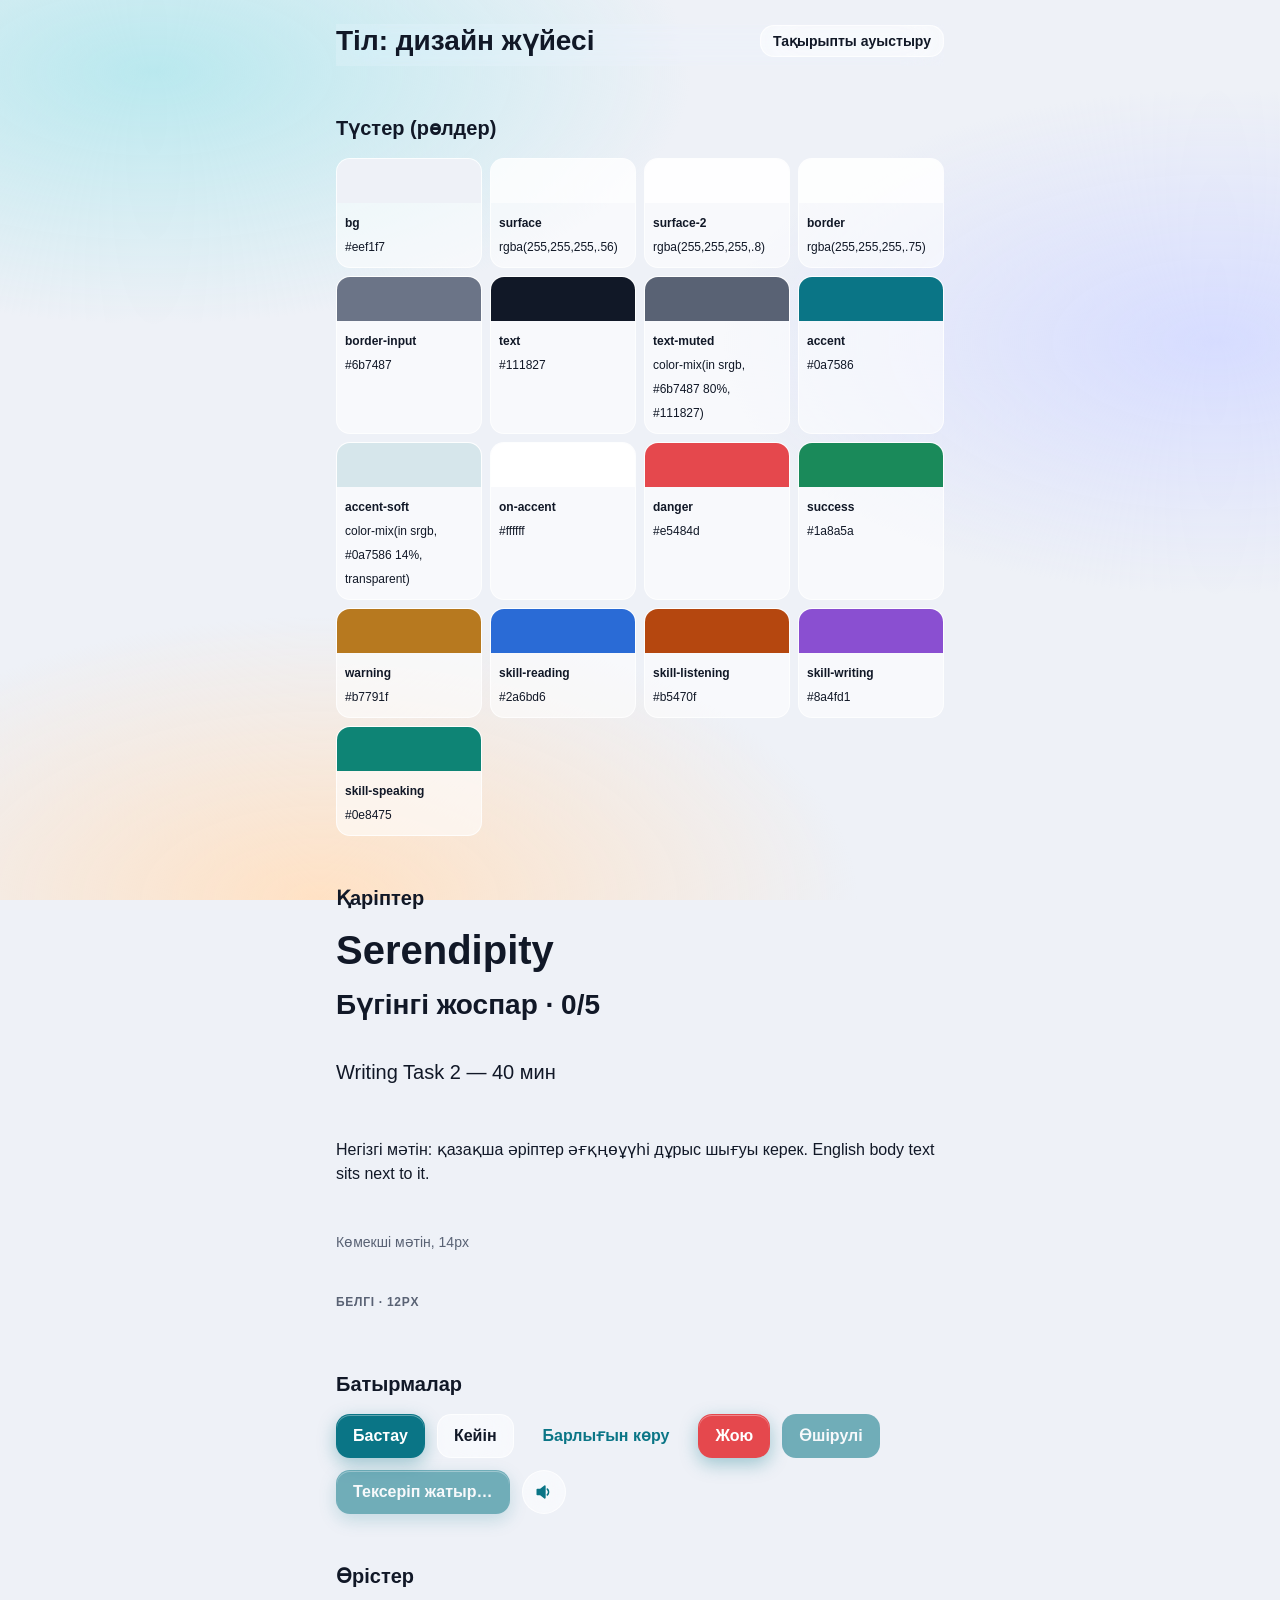
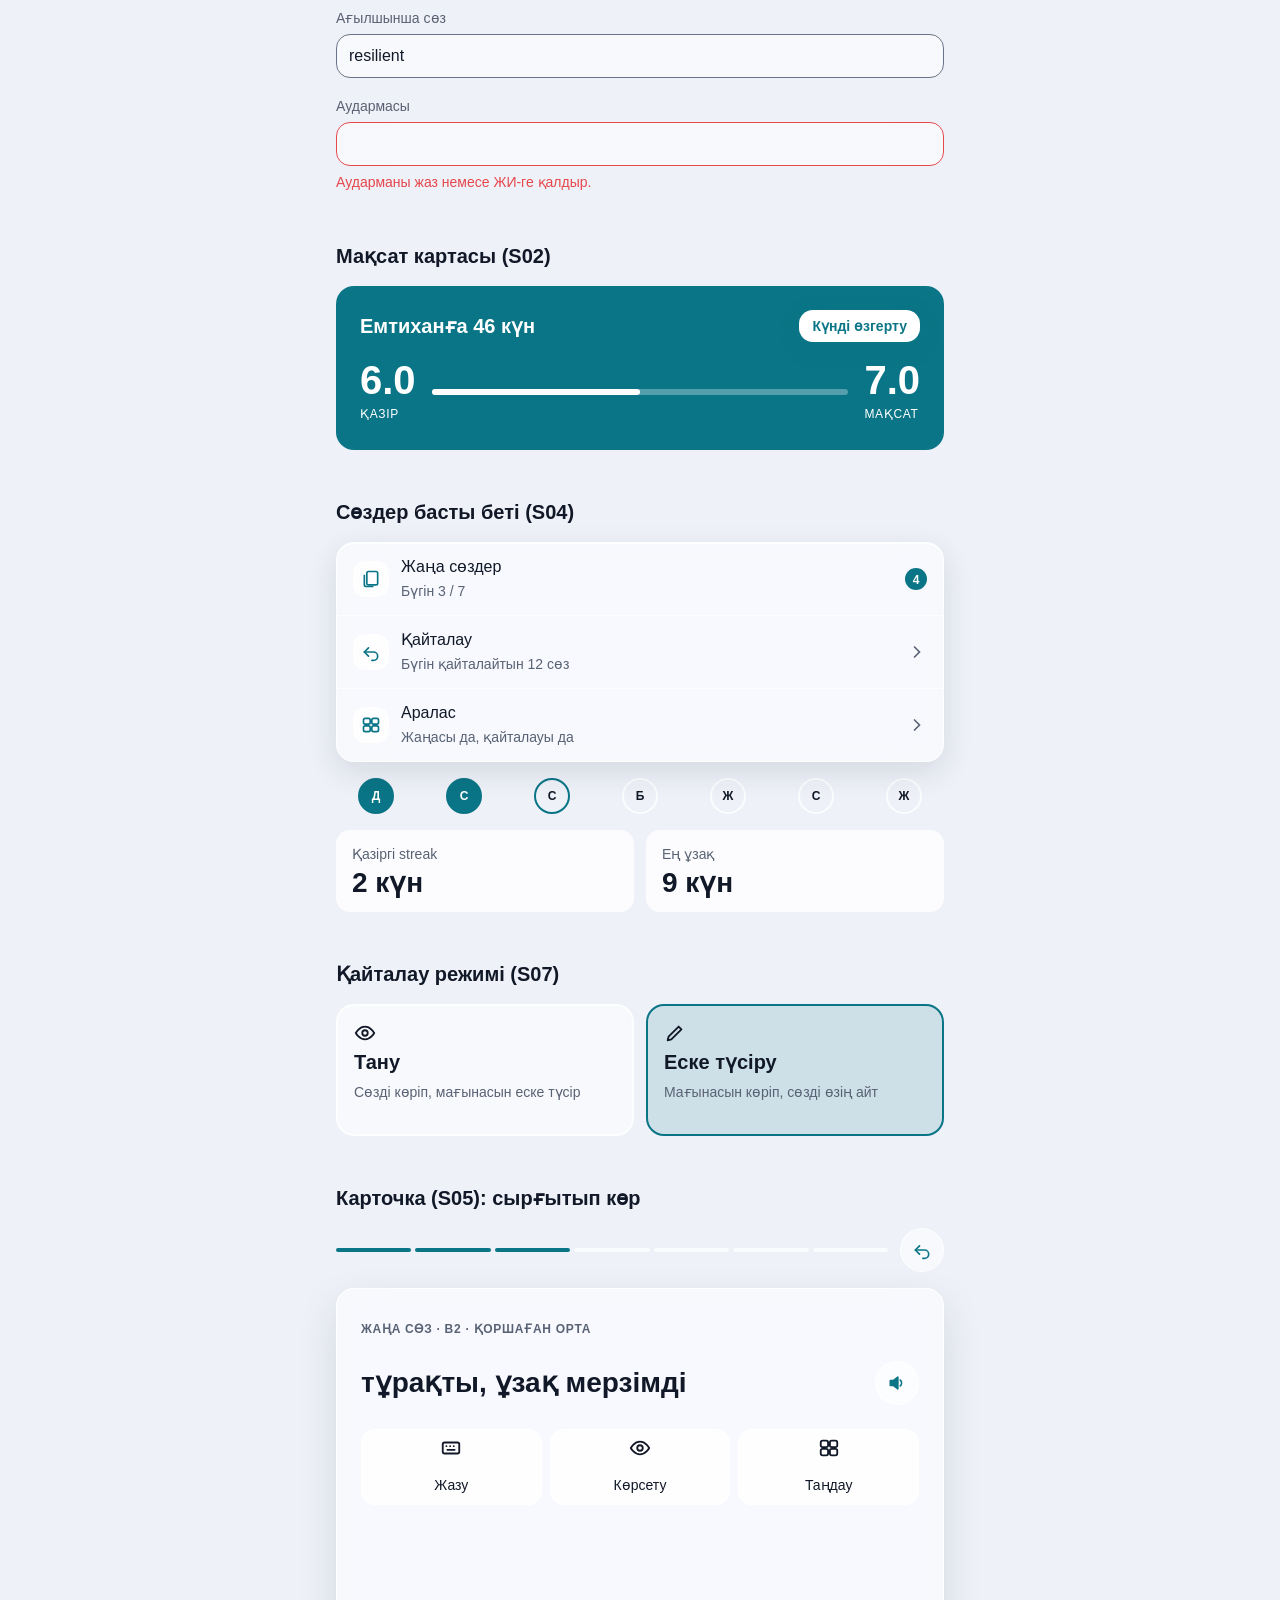
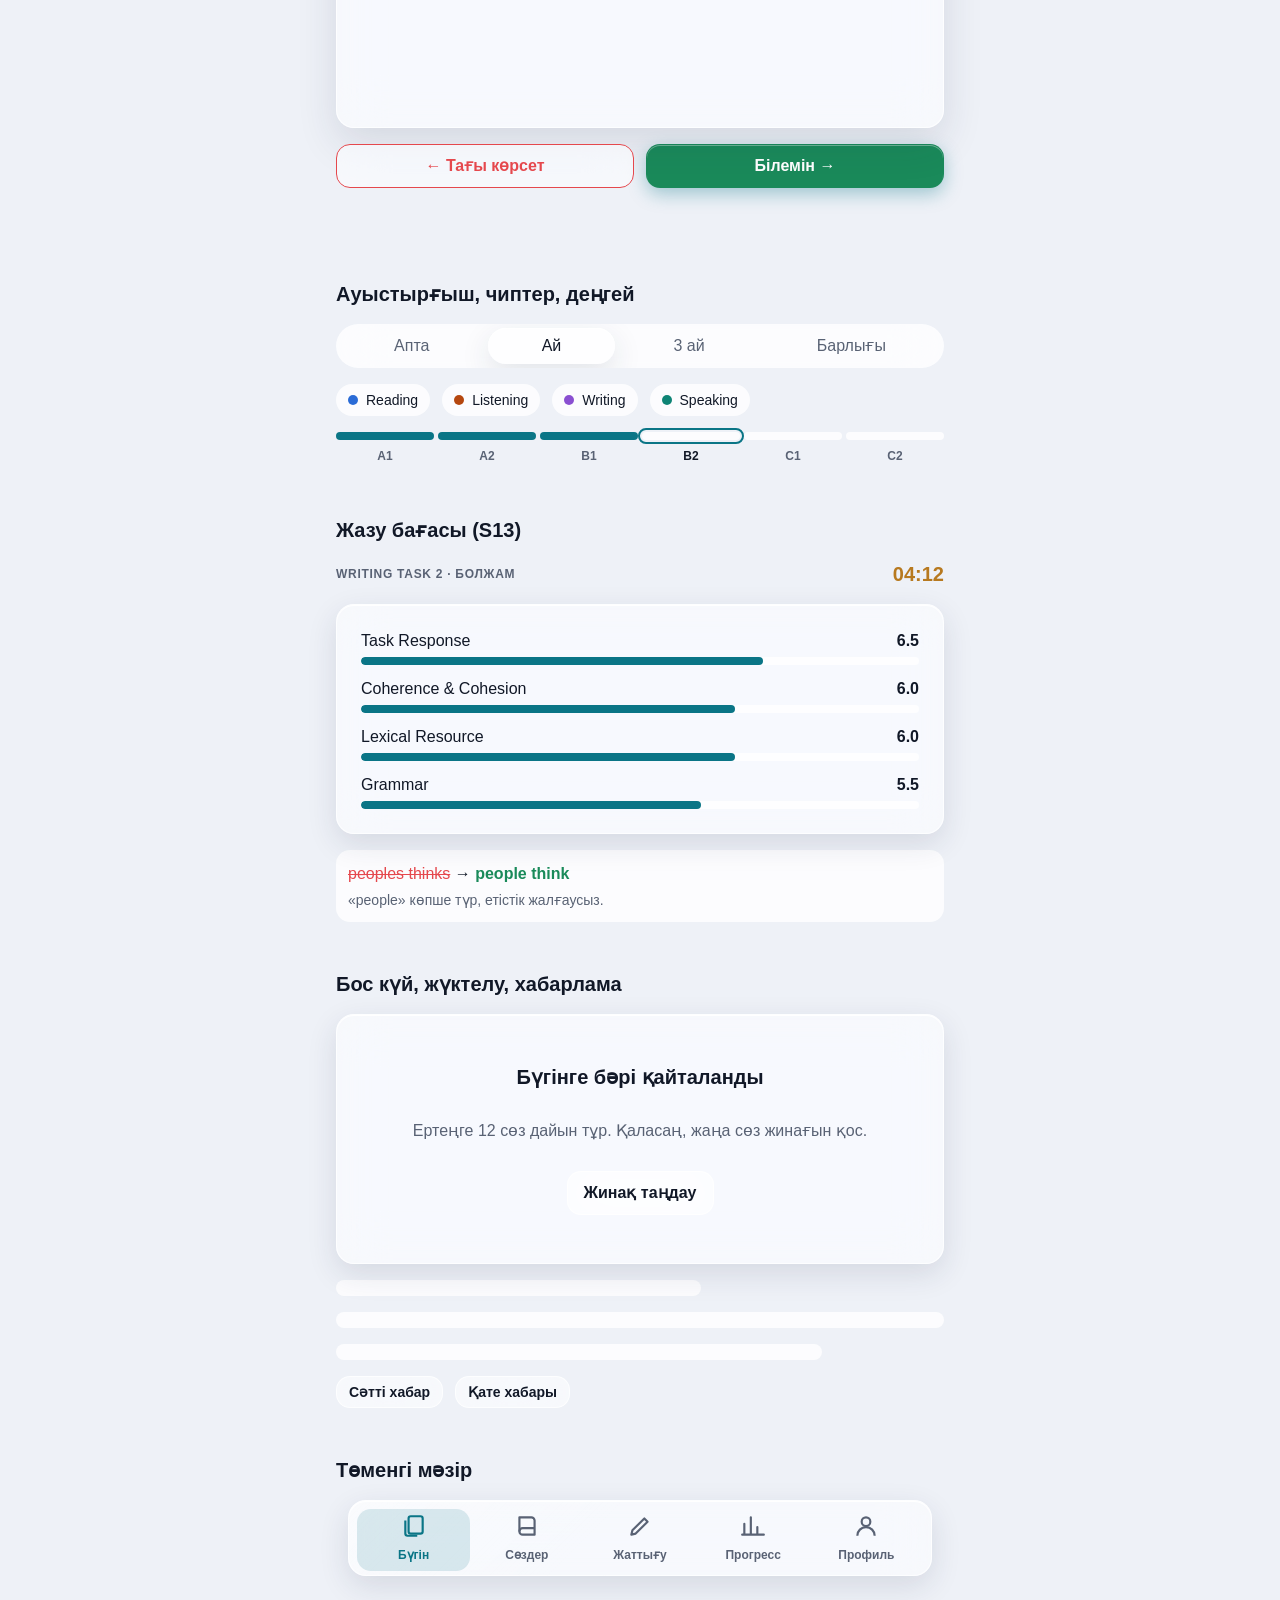
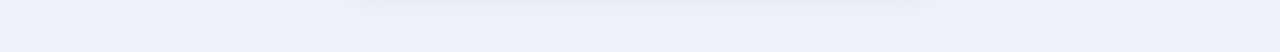
<file: design.html>
<!doctype html>
<html lang="kk" data-app="sozdik">
<head>
<meta charset="utf-8">
<meta name="viewport" content="width=device-width, initial-scale=1, viewport-fit=cover">
<title>Тіл: дизайн жүйесі</title>
<link rel="stylesheet" href="tokens.css">
<link rel="stylesheet" href="ui.css">
<style>
/* Page layout only; every component style lives in ui.css. */
main { max-width: var(--max-width); margin: 0 auto; padding: var(--space-5) max(var(--gutter), env(safe-area-inset-right, 0px)) var(--space-8) max(var(--gutter), env(safe-area-inset-left, 0px)); display: grid; gap: var(--space-7); }
section { display: grid; gap: var(--space-4); }
.swatches { display: grid; grid-template-columns: repeat(auto-fill, minmax(140px, 1fr)); gap: var(--space-2); }
.swatch { border: 1px solid var(--border); border-radius: var(--radius-md); overflow: hidden; background: var(--surface); font-size: var(--fs-xs); }
.swatch i { display: block; height: 44px; }
.swatch span { display: block; padding: var(--space-2); }
.top { display: flex; justify-content: space-between; align-items: center; gap: var(--space-3); flex-wrap: wrap; }
</style>
</head>
<body>
<svg width="0" height="0" style="position:absolute" aria-hidden="true">
  <defs>
    <symbol id="i-speaker" viewBox="0 0 24 24" fill="none" stroke="currentColor" stroke-width="2" stroke-linecap="round" stroke-linejoin="round"><path d="M4 9v6h4l5 4V5L8 9z" fill="currentColor"/><path d="M16 8.5a5 5 0 0 1 0 7"/></symbol>
    <symbol id="i-keyboard" viewBox="0 0 24 24" fill="none" stroke="currentColor" stroke-width="2" stroke-linecap="round"><rect x="3" y="6" width="18" height="12" rx="2"/><path d="M7 10h.01M11 10h.01M15 10h.01M8 14h8"/></symbol>
    <symbol id="i-eye" viewBox="0 0 24 24" fill="none" stroke="currentColor" stroke-width="2"><path d="M2 12s3.5-7 10-7 10 7 10 7-3.5 7-10 7S2 12 2 12z"/><circle cx="12" cy="12" r="3"/></symbol>
    <symbol id="i-grid" viewBox="0 0 24 24" fill="none" stroke="currentColor" stroke-width="2"><rect x="3" y="4" width="8" height="7" rx="2"/><rect x="13" y="4" width="8" height="7" rx="2"/><rect x="3" y="13" width="8" height="7" rx="2"/><rect x="13" y="13" width="8" height="7" rx="2"/></symbol>
    <symbol id="i-undo" viewBox="0 0 24 24" fill="none" stroke="currentColor" stroke-width="2" stroke-linecap="round" stroke-linejoin="round"><path d="M9 7 4 12l5 5"/><path d="M4 12h11a5 5 0 0 1 0 10h-2"/></symbol>
    <symbol id="i-cards" viewBox="0 0 24 24" fill="none" stroke="currentColor" stroke-width="2" stroke-linejoin="round"><rect x="7" y="3" width="13" height="16" rx="2"/><path d="M4 7v12a2 2 0 0 0 2 2h9"/></symbol>
    <symbol id="i-book" viewBox="0 0 24 24" fill="none" stroke="currentColor" stroke-width="2" stroke-linejoin="round"><path d="M5 4h11a3 3 0 0 1 3 3v13H8a3 3 0 0 1-3-3z"/><path d="M5 17a3 3 0 0 1 3-3h11"/></symbol>
    <symbol id="i-pen" viewBox="0 0 24 24" fill="none" stroke="currentColor" stroke-width="2" stroke-linejoin="round"><path d="M4 20l4-1 11-11-3-3L5 16z"/></symbol>
    <symbol id="i-chart" viewBox="0 0 24 24" fill="none" stroke="currentColor" stroke-width="2" stroke-linecap="round"><path d="M4 20V10M10 20V4M16 20v-7M22 20H2"/></symbol>
    <symbol id="i-user" viewBox="0 0 24 24" fill="none" stroke="currentColor" stroke-width="2"><circle cx="12" cy="8" r="4"/><path d="M4 21a8 8 0 0 1 16 0"/></symbol>
    <symbol id="i-chev" viewBox="0 0 24 24" fill="none" stroke="currentColor" stroke-width="2" stroke-linecap="round"><path d="m9 6 6 6-6 6"/></symbol>
  </defs>
</svg>
<main>
  <div class="top">
    <h1 class="t-xl">Тіл: дизайн жүйесі</h1>
    <button id="theme" class="btn secondary sm" type="button">Тақырыпты ауыстыру</button>
  </div>

  <section aria-labelledby="h-color">
    <h2 id="h-color" class="t-lg">Түстер (рөлдер)</h2>
    <div id="swatches" class="swatches"></div>
  </section>

  <section aria-labelledby="h-type">
    <h2 id="h-type" class="t-lg">Қаріптер</h2>
    <p class="display t-display">Serendipity</p>
    <p class="display t-xl">Бүгінгі жоспар · 0/5</p>
    <p class="t-lg">Writing Task 2 — 40 мин</p>
    <p>Негізгі мәтін: қазақша әріптер әғқңөұүһі дұрыс шығуы керек. English body text sits next to it.</p>
    <p class="t-sm muted">Көмекші мәтін, 14px</p>
    <p class="eyebrow">Белгі · 12px</p>
  </section>

  <section aria-labelledby="h-btn">
    <h2 id="h-btn" class="t-lg">Батырмалар</h2>
    <div class="row">
      <button class="btn" type="button">Бастау</button>
      <button class="btn secondary" type="button">Кейін</button>
      <button class="btn ghost" type="button">Барлығын көру</button>
      <button class="btn danger" type="button">Жою</button>
      <button class="btn" type="button" disabled>Өшірулі</button>
      <button class="btn" type="button" aria-busy="true">Тексеріп жатыр…</button>
      <button class="icon-btn" type="button" aria-label="Тыңдау"><svg width="20" height="20"><use href="#i-speaker"/></svg></button>
    </div>
  </section>

  <section aria-labelledby="h-form">
    <h2 id="h-form" class="t-lg">Өрістер</h2>
    <div class="field"><label for="f1">Ағылшынша сөз</label><input id="f1" class="input" value="resilient"></div>
    <div class="field"><label for="f2">Аудармасы</label><input id="f2" class="input" aria-invalid="true" aria-describedby="f2e"><span id="f2e" class="error">Аударманы жаз немесе ЖИ-ге қалдыр.</span></div>
  </section>

  <section aria-labelledby="h-goal">
    <h2 id="h-goal" class="t-lg">Мақсат картасы (S02)</h2>
    <div class="goal">
      <div class="row" style="justify-content:space-between"><b class="t-lg display">Емтиханға 46 күн</b><button class="btn sm" type="button">Күнді өзгерту</button></div>
      <div class="bands">
        <span><b>6.0</b><small>Қазір</small></span>
        <div class="track" role="img" aria-label="6.0 баллдан 7.0 мақсатқа: 50 пайыз"><i style="width:50%"></i></div>
        <span><b>7.0</b><small>Мақсат</small></span>
      </div>
    </div>
  </section>

  <section aria-labelledby="h-home">
    <h2 id="h-home" class="t-lg">Сөздер басты беті (S04)</h2>
    <div class="list">
      <button class="list-row" type="button"><span class="icon"><svg width="20" height="20"><use href="#i-cards"/></svg></span><span>Жаңа сөздер<small>Бүгін 3 / 7</small></span><span class="badge">4</span></button>
      <button class="list-row" type="button"><span class="icon"><svg width="20" height="20"><use href="#i-undo"/></svg></span><span>Қайталау<small>Бүгін қайталайтын 12 сөз</small></span><svg class="chev" width="20" height="20"><use href="#i-chev"/></svg></button>
      <button class="list-row" type="button"><span class="icon"><svg width="20" height="20"><use href="#i-grid"/></svg></span><span>Аралас<small>Жаңасы да, қайталауы да</small></span><svg class="chev" width="20" height="20"><use href="#i-chev"/></svg></button>
    </div>
    <div class="days" aria-label="Осы апта">
      <span class="day done"><b>Д</b></span><span class="day done"><b>С</b></span><span class="day today"><b>С</b></span><span class="day"><b>Б</b></span><span class="day"><b>Ж</b></span><span class="day"><b>С</b></span><span class="day"><b>Ж</b></span>
    </div>
    <div class="tiles"><div class="tile"><span class="t-sm muted">Қазіргі streak</span><b>2 күн</b></div><div class="tile"><span class="t-sm muted">Ең ұзақ</span><b>9 күн</b></div></div>
  </section>

  <section aria-labelledby="h-modes">
    <h2 id="h-modes" class="t-lg">Қайталау режимі (S07)</h2>
    <div class="modes" role="radiogroup" aria-label="Қайталау режимі">
      <button class="mode" role="radio" aria-checked="false" type="button"><svg width="22" height="22"><use href="#i-eye"/></svg><b>Тану</b><small>Сөзді көріп, мағынасын еске түсір</small></button>
      <button class="mode" role="radio" aria-checked="true" type="button"><svg width="22" height="22"><use href="#i-pen"/></svg><b>Еске түсіру</b><small>Мағынасын көріп, сөзді өзің айт</small></button>
    </div>
  </section>

  <section aria-labelledby="h-card">
    <h2 id="h-card" class="t-lg">Карточка (S05): сырғытып көр</h2>
    <div class="row" style="justify-content:space-between"><div class="segments" style="flex:1" aria-label="Бүгін 3 / 7"><i class="on"></i><i class="on"></i><i class="on"></i><i></i><i></i><i></i><i></i></div><button id="undo" class="icon-btn" type="button" aria-label="Соңғы жауапты қайтару" disabled><svg width="20" height="20"><use href="#i-undo"/></svg></button></div>
    <div class="deck">
      <article id="flash" class="flash" aria-live="polite">
        <span class="label again">Тағы</span><span class="label know">Білемін</span>
        <span class="eyebrow">Жаңа сөз · B2 · Қоршаған орта</span>
        <div class="row" style="justify-content:space-between"><span id="prompt" class="prompt">тұрақты, ұзақ мерзімді</span><button class="icon-btn" type="button" aria-label="Тыңдау"><svg width="20" height="20"><use href="#i-speaker"/></svg></button></div>
        <div class="helpers">
          <button type="button" aria-pressed="false"><svg width="22" height="22"><use href="#i-keyboard"/></svg>Жазу</button>
          <button id="reveal" type="button" aria-pressed="false"><svg width="22" height="22"><use href="#i-eye"/></svg>Көрсету</button>
          <button id="choose" type="button" aria-pressed="false"><svg width="22" height="22"><use href="#i-grid"/></svg>Таңдау</button>
        </div>
        <div id="answer" class="answer" hidden><b class="t-lg" lang="en">sustainable</b><span class="muted" lang="en">Cities need more sustainable transport.</span></div>
        <div id="choices" class="choices" hidden>
          <button type="button" lang="en" class="wrong">suitable</button><button type="button" lang="en" class="right">sustainable</button><button type="button" lang="en">sustained</button>
        </div>
      </article>
    </div>
    <div class="grade"><button id="again" class="btn again secondary" type="button">← Тағы көрсет</button><button id="know" class="btn know" type="button">Білемін →</button></div>
    <p id="last" class="t-sm muted" role="status"></p>
  </section>

  <section aria-labelledby="h-seg">
    <h2 id="h-seg" class="t-lg">Ауыстырғыш, чиптер, деңгей</h2>
    <div class="segmented" role="tablist"><button role="tab" aria-selected="false" type="button">Апта</button><button role="tab" aria-selected="true" type="button">Ай</button><button role="tab" aria-selected="false" type="button">3 ай</button><button role="tab" aria-selected="false" type="button">Барлығы</button></div>
    <div class="row"><span class="chip"><span class="skill-dot" style="background:var(--skill-reading)"></span>Reading</span><span class="chip"><span class="skill-dot" style="background:var(--skill-listening)"></span>Listening</span><span class="chip"><span class="skill-dot" style="background:var(--skill-writing)"></span>Writing</span><span class="chip"><span class="skill-dot" style="background:var(--skill-speaking)"></span>Speaking</span></div>
    <div class="level" aria-label="Деңгей B1, келесісі B2"><span class="done"><i></i>A1</span><span class="done"><i></i>A2</span><span class="done"><i></i>B1</span><span class="now"><i></i>B2</span><span><i></i>C1</span><span><i></i>C2</span></div>
  </section>

  <section aria-labelledby="h-fb">
    <h2 id="h-fb" class="t-lg">Жазу бағасы (S13)</h2>
    <div class="row" style="justify-content:space-between"><span class="eyebrow">Writing Task 2 · болжам</span><span class="timer warn" aria-label="Қалған уақыт 4 минут 12 секунд">04:12</span></div>
    <div class="card criteria">
      <div class="criterion"><span>Task Response</span><b>6.5</b><div class="bar"><i style="width:72%"></i></div></div>
      <div class="criterion"><span>Coherence &amp; Cohesion</span><b>6.0</b><div class="bar"><i style="width:67%"></i></div></div>
      <div class="criterion"><span>Lexical Resource</span><b>6.0</b><div class="bar"><i style="width:67%"></i></div></div>
      <div class="criterion"><span>Grammar</span><b>5.5</b><div class="bar"><i style="width:61%"></i></div></div>
    </div>
    <div class="fix" lang="en"><span><del>peoples thinks</del> → <ins>people think</ins></span><span class="t-sm muted" lang="kk">«people» көпше түр, етістік жалғаусыз.</span></div>
  </section>

  <section aria-labelledby="h-states">
    <h2 id="h-states" class="t-lg">Бос күй, жүктелу, хабарлама</h2>
    <div class="card empty"><h3 class="t-lg">Бүгінге бәрі қайталанды</h3><p>Ертеңге 12 сөз дайын тұр. Қаласаң, жаңа сөз жинағын қос.</p><button class="btn secondary" type="button">Жинақ таңдау</button></div>
    <div class="stack"><div class="skeleton" style="width:60%"></div><div class="skeleton"></div><div class="skeleton" style="width:80%"></div></div>
    <div class="row"><button id="toast-ok" class="btn secondary sm" type="button">Сәтті хабар</button><button id="toast-err" class="btn secondary sm" type="button">Қате хабары</button></div>
  </section>

  <section aria-labelledby="h-tab">
    <h2 id="h-tab" class="t-lg">Төменгі мәзір</h2>
    <nav class="tabbar" aria-label="Негізгі мәзір" style="position:static;border:1px solid var(--border);border-radius:var(--radius-lg)">
      <button type="button" aria-current="page"><svg width="22" height="22"><use href="#i-cards"/></svg>Бүгін</button>
      <button type="button"><svg width="22" height="22"><use href="#i-book"/></svg>Сөздер</button>
      <button type="button"><svg width="22" height="22"><use href="#i-pen"/></svg>Жаттығу</button>
      <button type="button"><svg width="22" height="22"><use href="#i-chart"/></svg>Прогресс</button>
      <button type="button"><svg width="22" height="22"><use href="#i-user"/></svg>Профиль</button>
    </nav>
  </section>
</main>
<div id="toast" class="toast" role="status" hidden></div>

<script type="module">
import { attachSwipe, fly } from "./swipe.js";
const $ = (id) => document.getElementById(id);

// Swatches read the live tokens, so they follow the theme.
const roles = ["bg", "surface", "surface-2", "border", "border-input", "text", "text-muted", "accent", "accent-soft", "on-accent", "danger", "success", "warning", "skill-reading", "skill-listening", "skill-writing", "skill-speaking"];
function paint() {
  const cs = getComputedStyle(document.documentElement);
  $("swatches").replaceChildren(...roles.map((r) => {
    const d = document.createElement("div");
    d.className = "swatch";
    d.innerHTML = `<i style="background:var(--${r})"></i><span><b>${r}</b><br>${cs.getPropertyValue("--" + r).trim()}</span>`;
    return d;
  }));
}
paint();
$("theme").onclick = () => {
  const dark = document.documentElement.dataset.theme ? document.documentElement.dataset.theme === "dark" : matchMedia("(prefers-color-scheme: dark)").matches;
  document.documentElement.dataset.theme = dark ? "light" : "dark";
  paint();
};

// Swipe demo with undo.
const words = ["тұрақты, ұзақ мерзімді", "барлық жерде кездесетін", "төзімді", "кездейсоқ олжа"];
let i = 0, done = 0, history = [];
const show = () => { $("prompt").textContent = words[i % words.length]; $("answer").hidden = true; $("choices").hidden = true; for (const b of document.querySelectorAll(".helpers button")) b.setAttribute("aria-pressed", "false"); };
function answer(dir) {
  history.push(i);
  i++; done++;
  $("last").textContent = dir === "right" ? "Білемін: сөз келесі қорапқа өтті." : "Тағы: сөз осы сессияда қайта шығады.";
  $("undo").disabled = false;
  show();
}
attachSwipe($("flash"), answer);
$("know").onclick = () => fly($("flash"), "right", () => answer("right"));
$("again").onclick = () => fly($("flash"), "left", () => answer("left"));
$("undo").onclick = () => { i = history.pop() ?? i; $("undo").disabled = !history.length; $("last").textContent = "Соңғы жауап қайтарылды."; show(); };
$("reveal").onclick = (e) => { $("answer").hidden = false; e.currentTarget.setAttribute("aria-pressed", "true"); };
$("choose").onclick = (e) => { $("choices").hidden = false; e.currentTarget.setAttribute("aria-pressed", "true"); };
for (const b of document.querySelectorAll(".mode")) b.onclick = () => { for (const m of document.querySelectorAll(".mode")) m.setAttribute("aria-checked", String(m === b)); };
for (const b of document.querySelectorAll(".segmented button")) b.onclick = () => { for (const s of b.parentElement.children) s.setAttribute("aria-selected", String(s === b)); };

let timer;
const toast = (text, error) => { const t = $("toast"); t.textContent = text; t.className = "toast" + (error ? " error" : ""); t.hidden = false; clearTimeout(timer); timer = setTimeout(() => (t.hidden = true), 2500); };
$("toast-ok").onclick = () => toast("«resilient» сөздікке қосылды.");
$("toast-err").onclick = () => toast("Сақталмады: интернет байланысын тексер.", true);
</script>
</body>
</html>
</file>
<file: tokens.css>
/* Тіл: Life Hub дизайн жүйесіне (brand/tokens.css) көпір. ui.css-тегі ескі атаулар осы жерде brand токендеріне байланады,
   сондықтан түс пен шыны бір жерден (brand/) келеді. <html data-app="sozdik"> акцент пен бұлт түстерін береді.
   replica/design/build_css.py бұл файлды енді жазбайды: қолмен өзгертіледі. */
@import url("brand/tokens.css");
:root {
  --surface: var(--glass);
  --surface-2: var(--glass-2);
  --border: var(--gb);
  --border-input: var(--mute);
  --text: var(--ink);
  --text-muted: color-mix(in srgb, var(--mute) 80%, var(--ink)); /* mute alone is 4.2:1 on glass; this passes 4.5:1 */
  --accent: var(--acc);
  --accent-soft: color-mix(in srgb, var(--acc) 14%, transparent);
  --on-accent: var(--acc-ink);
  --danger: var(--warn);
  --success: var(--good-ink);
  --warning: var(--star-ink);
  --on-status: #ffffff;
  --skill-reading: #2a6bd6;
  --skill-listening: #b5470f;
  --skill-writing: #8a4fd1;
  --skill-speaking: #0e8475;
  --font-display: var(--font-sans);
  --fs-xs: 12px; --lh-xs: 16px; --fw-xs: 500;
  --fs-sm: 14px; --lh-sm: 20px; --fw-sm: 400;
  --fs-base: 16px; --lh-base: 24px; --fw-base: 400;
  --fs-lg: 20px; --lh-lg: 28px; --fw-lg: 600;
  --fs-xl: 28px; --lh-xl: 34px; --fw-xl: 600;
  --fs-display: 40px; --lh-display: 44px; --fw-display: 600;
  --space-0: 0px;
  --space-1: 4px;
  --space-2: 8px;
  --space-3: 12px;
  --space-4: 16px;
  --space-5: 24px;
  --space-6: 32px;
  --space-7: 48px;
  --space-8: 64px;
  --radius-sm: var(--r-input);
  --radius-md: var(--r-btn);
  --radius-lg: var(--r-card);
  --radius-pill: var(--r-pill);
  --shadow-card: var(--shadow-glass);
  --shadow-pop: 0 16px 40px var(--sh);
  --dur-fast: 120ms;
  --dur-base: 200ms;
  --dur-swipe: 260ms;
  --ease: cubic-bezier(.2,.8,.2,1);
  --max-width: 640px;
  --header: 52px;
  --tabbar: 56px;
}
/* success and danger sit on solid fills (swipe labels, grade button), so dark mode swaps in the brighter greens and a dark ink */
@media (prefers-color-scheme: dark) { :root:not([data-theme="light"]) { --success: var(--good); --on-status: #0b1020; } }
:root[data-theme="dark"] { --success: var(--good); --on-status: #0b1020; }
</file>
<file: ui.css>
/* Тіл primitives. Every value comes from tokens.css; specs in replica/design/components.md. */
/* Liquid Glass: coloured blobs (from data-app) behind translucent, blurred surfaces. */
body::before { content: ""; position: fixed; inset: 0; z-index: -1; background: radial-gradient(60% 40% at 12% 8%, var(--blob1), transparent 70%), radial-gradient(55% 40% at 95% 38%, var(--blob2), transparent 70%), radial-gradient(60% 45% at 25% 100%, var(--blob3), transparent 70%); }
.card, .list, .tabbar, .input, .btn.secondary, .icon-btn, .segmented, .flash, .toast, .pick { -webkit-backdrop-filter: var(--blur); backdrop-filter: var(--blur); }
.card, .list, .flash, .tabbar { background-image: var(--sheen); border-color: var(--gb); box-shadow: var(--shadow-glass); }
* { box-sizing: border-box; }
[hidden] { display: none !important; }
body { margin: 0; background: var(--bg); color: var(--text); font: var(--fw-base) var(--fs-base)/var(--lh-base) var(--font-sans); -webkit-text-size-adjust: 100%; }
button, input, textarea, select { font: inherit; color: inherit; }
:focus-visible { outline: 2px solid var(--accent); outline-offset: 2px; }
h1, h2, h3, .display { font-family: var(--font-display); font-weight: 600; margin: 0; text-wrap: balance; }
.t-xs { font-size: var(--fs-xs); line-height: var(--lh-xs); font-weight: var(--fw-xs); }
.t-sm { font-size: var(--fs-sm); line-height: var(--lh-sm); }
.t-lg { font-size: var(--fs-lg); line-height: var(--lh-lg); }
.t-xl { font-size: var(--fs-xl); line-height: var(--lh-xl); }
.t-display { font-size: var(--fs-display); line-height: var(--lh-display); }
.muted { color: var(--text-muted); }
.eyebrow { font-size: var(--fs-xs); line-height: var(--lh-xs); font-weight: 600; letter-spacing: .06em; text-transform: uppercase; color: var(--text-muted); }
.stack { display: grid; gap: var(--space-4); }
.row { display: flex; align-items: center; gap: var(--space-3); flex-wrap: wrap; }

/* Button */
.btn { display: inline-flex; align-items: center; justify-content: center; gap: var(--space-2); min-height: 44px; padding: 0 var(--space-4); border-radius: var(--radius-md); border: 1px solid transparent; font-weight: 600; cursor: pointer; background: var(--accent); color: var(--on-accent); transition: filter var(--dur-fast); }
.btn { box-shadow: var(--shadow-primary); }
.btn.secondary, .btn.ghost, .btn:disabled { box-shadow: none; }
.btn:hover { filter: brightness(1.06); }
.btn:active { filter: brightness(.94); }
.btn.secondary { background: var(--surface); color: var(--text); border-color: var(--border); }
.btn.ghost { background: transparent; color: var(--accent); }
.btn.danger { background: var(--danger); color: var(--on-status); }
.btn.sm { min-height: 32px; padding: 0 var(--space-3); font-size: var(--fs-sm); }
.btn.lg { min-height: 52px; padding: 0 var(--space-5); font-size: var(--fs-lg); border-radius: var(--radius-lg); }
.btn.block { width: 100%; }
.btn:disabled, .btn[aria-busy="true"] { opacity: .55; cursor: default; filter: none; }
.icon-btn { width: 44px; height: 44px; border-radius: 50%; border: 1px solid var(--border); background: var(--surface); color: var(--accent); display: inline-grid; place-items: center; cursor: pointer; flex: none; }

/* Field */
.field { display: grid; gap: var(--space-1); min-width: 0; }
.field label { font-size: var(--fs-sm); font-weight: 500; color: var(--text-muted); }
.input { width: 100%; min-height: 44px; background: var(--surface); border: 1px solid var(--border-input); border-radius: var(--radius-md); padding: var(--space-2) var(--space-3); }
.input:focus { outline: 2px solid var(--accent); outline-offset: 0; border-color: var(--accent); }
.input[aria-invalid="true"] { border-color: var(--danger); }
.field .error { font-size: var(--fs-sm); color: var(--danger); }
textarea.input { min-height: 160px; resize: vertical; line-height: var(--lh-base); }

/* Surfaces */
.card { background: var(--surface); border: 1px solid var(--border); border-radius: var(--radius-lg); padding: var(--space-5); }
.list { background: var(--surface); border: 1px solid var(--border); border-radius: var(--radius-lg); overflow: hidden; }
.list-row { display: grid; grid-template-columns: auto minmax(0, 1fr) auto; align-items: center; gap: var(--space-3); padding: var(--space-3) var(--space-4); min-height: 56px; width: 100%; text-align: left; background: none; border: 0; border-top: 1px solid var(--border); cursor: pointer; }
.list-row:first-child { border-top: 0; }
.list-row .icon { width: 36px; height: 36px; border-radius: var(--radius-sm); display: grid; place-items: center; background: var(--surface-2); color: var(--accent); }
.list-row small { display: block; color: var(--text-muted); font-size: var(--fs-sm); }
.list-row .chev { color: var(--text-muted); }

/* Chip, badge, segmented */
.chip { display: inline-flex; align-items: center; gap: var(--space-2); min-height: 32px; padding: 0 var(--space-3); border-radius: var(--radius-pill); background: var(--surface-2); font-size: var(--fs-sm); font-weight: 500; }
.badge { min-width: 22px; height: 22px; padding: 0 6px; border-radius: var(--radius-pill); background: var(--accent); color: var(--on-accent); font-size: var(--fs-xs); font-weight: 600; display: inline-grid; place-items: center; }
.segmented { display: flex; gap: var(--space-1); padding: var(--space-1); border-radius: var(--radius-pill); background: var(--surface-2); overflow-x: auto; }
.segmented button { flex: 1 0 auto; min-height: 36px; padding: 0 var(--space-4); border: 0; border-radius: var(--radius-pill); background: none; color: var(--text-muted); font-weight: 500; cursor: pointer; white-space: nowrap; }
.segmented button[aria-pressed="true"], .segmented button[aria-selected="true"] { background: var(--surface); color: var(--text); box-shadow: var(--shadow-card); }

/* Progress */
.segments { display: flex; gap: var(--space-1); }
.segments i { flex: 1; height: 4px; border-radius: 2px; background: var(--border); }
.segments i.on { background: var(--accent); }
.bar { height: 8px; border-radius: 4px; background: var(--surface-2); overflow: hidden; }
.bar i { display: block; height: 100%; background: var(--accent); border-radius: 4px; }
.days { display: grid; grid-template-columns: repeat(7, 1fr); gap: var(--space-2); text-align: center; }
.day { display: grid; gap: var(--space-1); justify-items: center; font-size: var(--fs-xs); color: var(--text-muted); }
.day b { width: 36px; height: 36px; border-radius: 50%; border: 2px solid var(--border); display: grid; place-items: center; font-weight: 600; color: var(--text); }
.day.done b { background: var(--accent); border-color: var(--accent); color: var(--on-accent); }
.day.today b { border-color: var(--accent); }
.tiles { display: grid; grid-template-columns: repeat(2, minmax(0, 1fr)); gap: var(--space-3); }
.tile { background: var(--surface-2); border-radius: var(--radius-md); padding: var(--space-3) var(--space-4); }
.tile b { display: block; font: 600 var(--fs-xl)/var(--lh-xl) var(--font-display); font-variant-numeric: tabular-nums; }
.level { display: grid; grid-template-columns: repeat(6, 1fr); gap: var(--space-1); text-align: center; font-size: var(--fs-xs); font-weight: 600; color: var(--text-muted); }
.level i { display: block; height: 8px; border-radius: 4px; background: linear-gradient(90deg, var(--accent) var(--p, 0%), var(--surface-2) 0); margin-bottom: var(--space-1); }
.level small { display: block; }
.level .done i { background: var(--accent); } .level .now { color: var(--text); } .level .now i { outline: 2px solid var(--accent); outline-offset: 2px; }

/* Goal hero (S02) */
.goal { background: var(--accent); color: var(--on-accent); border-radius: var(--radius-lg); padding: var(--space-5); display: grid; gap: var(--space-4); }
.goal .bands { display: grid; grid-template-columns: auto 1fr auto; align-items: center; gap: var(--space-4); }
.goal .bands b { font: 600 var(--fs-display)/var(--lh-display) var(--font-display); font-variant-numeric: tabular-nums; }
.goal .bands small { display: block; font-size: var(--fs-xs); letter-spacing: .06em; text-transform: uppercase; }
.goal .track { height: 6px; border-radius: 3px; background: color-mix(in srgb, var(--on-accent) 30%, transparent); position: relative; }
.goal .track i { position: absolute; inset: 0 auto 0 0; border-radius: 3px; background: var(--on-accent); }
.goal .btn { background: var(--on-accent); color: var(--accent); justify-self: start; }

/* Mode card (S07) */
.modes { display: grid; grid-template-columns: repeat(2, minmax(0, 1fr)); gap: var(--space-3); }
.mode { text-align: left; display: grid; gap: var(--space-1); align-content: start; padding: var(--space-4); border-radius: var(--radius-lg); border: 2px solid var(--border); background: var(--surface); cursor: pointer; min-height: 132px; }
.mode b { font: 600 var(--fs-lg)/var(--lh-lg) var(--font-display); }
.mode small { color: var(--text-muted); font-size: var(--fs-sm); }
.mode[aria-checked="true"] { border-color: var(--accent); background: var(--accent-soft); }

/* Swipe card (S05) */
.deck { position: relative; touch-action: pan-y; }
.flash { position: relative; touch-action: none; user-select: none; -webkit-user-select: none; background: var(--surface); border: 1px solid var(--border); border-radius: var(--radius-lg); box-shadow: var(--shadow-pop); padding: var(--space-5); min-height: 360px; display: grid; gap: var(--space-4); align-content: start; cursor: grab; }
.flash:active { cursor: grabbing; }
.flash .prompt { font: 600 var(--fs-xl)/var(--lh-xl) var(--font-display); overflow-wrap: anywhere; }
.flash .answer { border-top: 1px solid var(--border); padding-top: var(--space-4); display: grid; gap: var(--space-2); }
.flash .label { position: absolute; top: var(--space-4); padding: var(--space-1) var(--space-3); border-radius: var(--radius-sm); font-weight: 700; color: var(--on-status); opacity: 0; transition: opacity var(--dur-fast); }
.flash .label.know { right: var(--space-4); background: var(--success); }
.flash .label.again { left: var(--space-4); background: var(--danger); }
.flash[data-drag="right"] .label.know, .flash[data-drag="left"] .label.again { opacity: 1; }
.helpers { display: grid; grid-template-columns: repeat(3, minmax(0, 1fr)); gap: var(--space-2); }
.helpers button { min-height: 64px; border-radius: var(--radius-md); border: 1px solid var(--border); background: var(--surface-2); color: var(--text); display: grid; place-items: center; gap: 2px; font-size: var(--fs-xs); cursor: pointer; }
.helpers button[aria-pressed="true"] { border-color: var(--accent); color: var(--accent); }
.choices { display: grid; gap: var(--space-2); }
.choices button { min-height: 48px; text-align: left; padding: 0 var(--space-4); border-radius: var(--radius-md); border: 1px solid var(--border); background: var(--surface); cursor: pointer; }
.choices button.right { border-color: var(--success); color: var(--success); font-weight: 600; }
.choices button.wrong { border-color: var(--danger); color: var(--danger); text-decoration: line-through; }
.grade { display: grid; grid-template-columns: 1fr 1fr; gap: var(--space-3); }
.grade .again { background: var(--surface); color: var(--danger); border-color: var(--danger); }
.grade .know { background: var(--success); color: var(--on-status); }

/* Feedback (S13, S14) */
.criteria { display: grid; gap: var(--space-3); }
.criterion { display: grid; grid-template-columns: minmax(0, 1fr) auto; gap: var(--space-1) var(--space-3); align-items: center; }
.criterion .bar { grid-column: 1 / -1; }
.criterion b { font-variant-numeric: tabular-nums; }
.fix { background: var(--surface-2); border-radius: var(--radius-md); padding: var(--space-3); display: grid; gap: var(--space-1); }
.fix del { color: var(--danger); } .fix ins { color: var(--success); text-decoration: none; font-weight: 600; }
.timer { font: 600 var(--fs-lg)/var(--lh-lg) var(--font-display); font-variant-numeric: tabular-nums; }
.timer.warn { color: var(--warning); } .timer.over { color: var(--danger); }
.skill-dot { width: 10px; height: 10px; border-radius: 50%; display: inline-block; }

/* Feedback states */
.empty { text-align: center; display: grid; gap: var(--space-3); justify-items: center; padding: var(--space-7) var(--space-4); color: var(--text-muted); }
.empty h3 { color: var(--text); }
.toast { position: fixed; left: 50%; bottom: calc(var(--tabbar) + env(safe-area-inset-bottom, 0px) + var(--space-6)); transform: translateX(-50%); max-width: calc(100% - 32px); padding: var(--space-3) var(--space-4); border-radius: var(--radius-md); background: var(--text); color: var(--bg); box-shadow: var(--shadow-pop); font-size: var(--fs-sm); z-index: 20; }
.toast.error { background: var(--danger); color: var(--on-status); }
.skeleton { background: var(--surface-2); border-radius: var(--radius-sm); min-height: 16px; animation: pulse 1.4s ease-in-out infinite; }
@keyframes pulse { 50% { opacity: .55; } }

/* Tab bar */
.tabbar { position: sticky; bottom: 0; display: grid; grid-auto-flow: column; grid-auto-columns: 1fr; margin: 0 var(--space-3) var(--space-2); border: 1px solid var(--gb); border-radius: var(--r-nav); background-color: var(--surface); padding: var(--space-1) max(var(--space-2), env(safe-area-inset-right, 0px)) calc(var(--space-1) + env(safe-area-inset-bottom, 0px)) max(var(--space-2), env(safe-area-inset-left, 0px)); }
.tabbar button { display: grid; justify-items: center; gap: 2px; min-height: 48px; border: 0; border-radius: var(--radius-md); background: none; color: var(--text-muted); font-size: var(--fs-xs); font-weight: 500; cursor: pointer; padding: var(--space-1); }
.tabbar button[aria-current="page"] { background: var(--accent-soft); color: var(--accent); }

@media (prefers-reduced-motion: reduce) { .skeleton { animation: none; } * { transition-duration: 0s !important; } }

/* Card content: part of speech chip (one icon, colour by part), picture, language picker */
.pos { --pc: var(--text-muted); display: inline-flex; align-items: center; gap: var(--space-1); width: fit-content; padding: 2px var(--space-2) 2px 6px; border-radius: 99px; font-size: var(--fs-xs); line-height: var(--lh-xs); font-weight: 600; color: color-mix(in srgb, var(--pc) 78%, var(--text)); background: color-mix(in srgb, var(--pc) 14%, transparent); }
.pos[data-pos="noun"] { --pc: #2a6bd6; } .pos[data-pos="verb"] { --pc: #0e8475; } .pos[data-pos="adjective"] { --pc: #b5470f; } .pos[data-pos="adverb"] { --pc: #8a4fd1; }
.pos svg { width: 14px; height: 14px; }
.card-img { width: 100%; max-height: 180px; object-fit: cover; border-radius: var(--radius-md); display: block; background: var(--surface-2); }
.credit { font-size: var(--fs-xs); color: var(--text-muted); }
.lang { width: auto; min-height: 36px; padding: 0 var(--space-2); font-size: var(--fs-sm); }
.answer { gap: var(--space-1); }
span > .pos { margin-inline-start: var(--space-2); }

/* Login / sign-up */
.top.signed-out > :not(.brand) { display: none; }
.auth { display: grid; gap: var(--space-4); width: 100%; max-width: 420px; margin-inline: auto; padding: var(--space-6) var(--space-5); border-radius: var(--radius-xl, 28px); background: var(--surface); border: 1px solid var(--border); box-shadow: var(--shadow-md, 0 8px 32px rgb(0 0 0 / .08)); -webkit-backdrop-filter: var(--blur); backdrop-filter: var(--blur); }
.auth-logo { width: 56px; height: 56px; border-radius: 16px; }
.auth h1, .auth p { margin: 0; }
.auth .segmented { width: 100%; } .auth .segmented button { flex: 1; }
.auth .stack, .auth .btn.block { width: 100%; }
.input:-webkit-autofill { -webkit-box-shadow: 0 0 0 100px var(--surface) inset; -webkit-text-fill-color: var(--text); }

/* Bigger flashcard */
.flash { padding: var(--space-6) var(--space-5); gap: var(--space-5); min-height: 440px; }
.flash .card-img { max-height: 220px; }
.helpers button { min-height: 76px; font-size: var(--fs-sm); }
.flash .answer { gap: var(--space-2); }
/* Profile */
.who-row { display: flex; align-items: center; gap: var(--space-3); } .who-row > div { flex: 1; min-width: 0; } .who-row p { margin: 0; overflow: hidden; text-overflow: ellipsis; }
.ava { width: 56px; height: 56px; border-radius: 20px; display: grid; place-items: center; font: 700 24px/1 var(--font-display); background: var(--accent); color: var(--on-accent); flex: none; }
.tiles3 { display: grid; grid-template-columns: repeat(3, minmax(0, 1fr)); gap: var(--space-2); text-align: center; }
.tiles3 .tile b { font-size: var(--fs-lg); line-height: var(--lh-lg); }
.xpbars { display: flex; align-items: flex-end; gap: var(--space-2); height: 120px; }
.xpbar { flex: 1; height: 100%; display: flex; flex-direction: column; justify-content: flex-end; align-items: center; gap: var(--space-1); }
.xpbar i { width: 100%; border-radius: var(--radius-sm); background: var(--surface-2); } .xpbar i[data-on="true"] { background: var(--accent); }
.xpbar small { font-size: var(--fs-xs); color: var(--text-muted); }
.ach { display: grid; grid-template-columns: repeat(3, minmax(0, 1fr)); gap: var(--space-3); text-align: center; }
.ach-item { display: grid; justify-items: center; gap: var(--space-1); opacity: .5; } .ach-item.on { opacity: 1; }
.ach-ico { width: 48px; height: 48px; border-radius: 16px; display: grid; place-items: center; background: var(--surface-2); color: var(--text-muted); }
.ach-item.on .ach-ico { background: var(--accent); color: var(--on-accent); }
.ach-item small { font-size: var(--fs-xs); line-height: var(--lh-xs); }

/* Top: the page colour reaches under the status bar / Dynamic Island; header is a soft glass band */
html { background: var(--bg); }
.top { position: relative; z-index: 2; padding-bottom: var(--space-2); background: color-mix(in srgb, var(--bg) 30%, transparent); -webkit-backdrop-filter: blur(18px) saturate(1.4); backdrop-filter: blur(18px) saturate(1.4); }
.top.signed-out { background: none; -webkit-backdrop-filter: none; backdrop-filter: none; }
.view { -webkit-mask-image: linear-gradient(to bottom, transparent 0, #000 14px); mask-image: linear-gradient(to bottom, transparent 0, #000 14px); }
/* Bigger tab bar */
.tabbar { margin: 0 var(--space-3) var(--space-3); padding-top: var(--space-2); }
.tabbar button { min-height: 62px; gap: 4px; font-size: 12px; font-weight: 600; white-space: nowrap; }
.tabbar button svg { width: 26px; height: 26px; }
body { background: transparent; }
</file>
